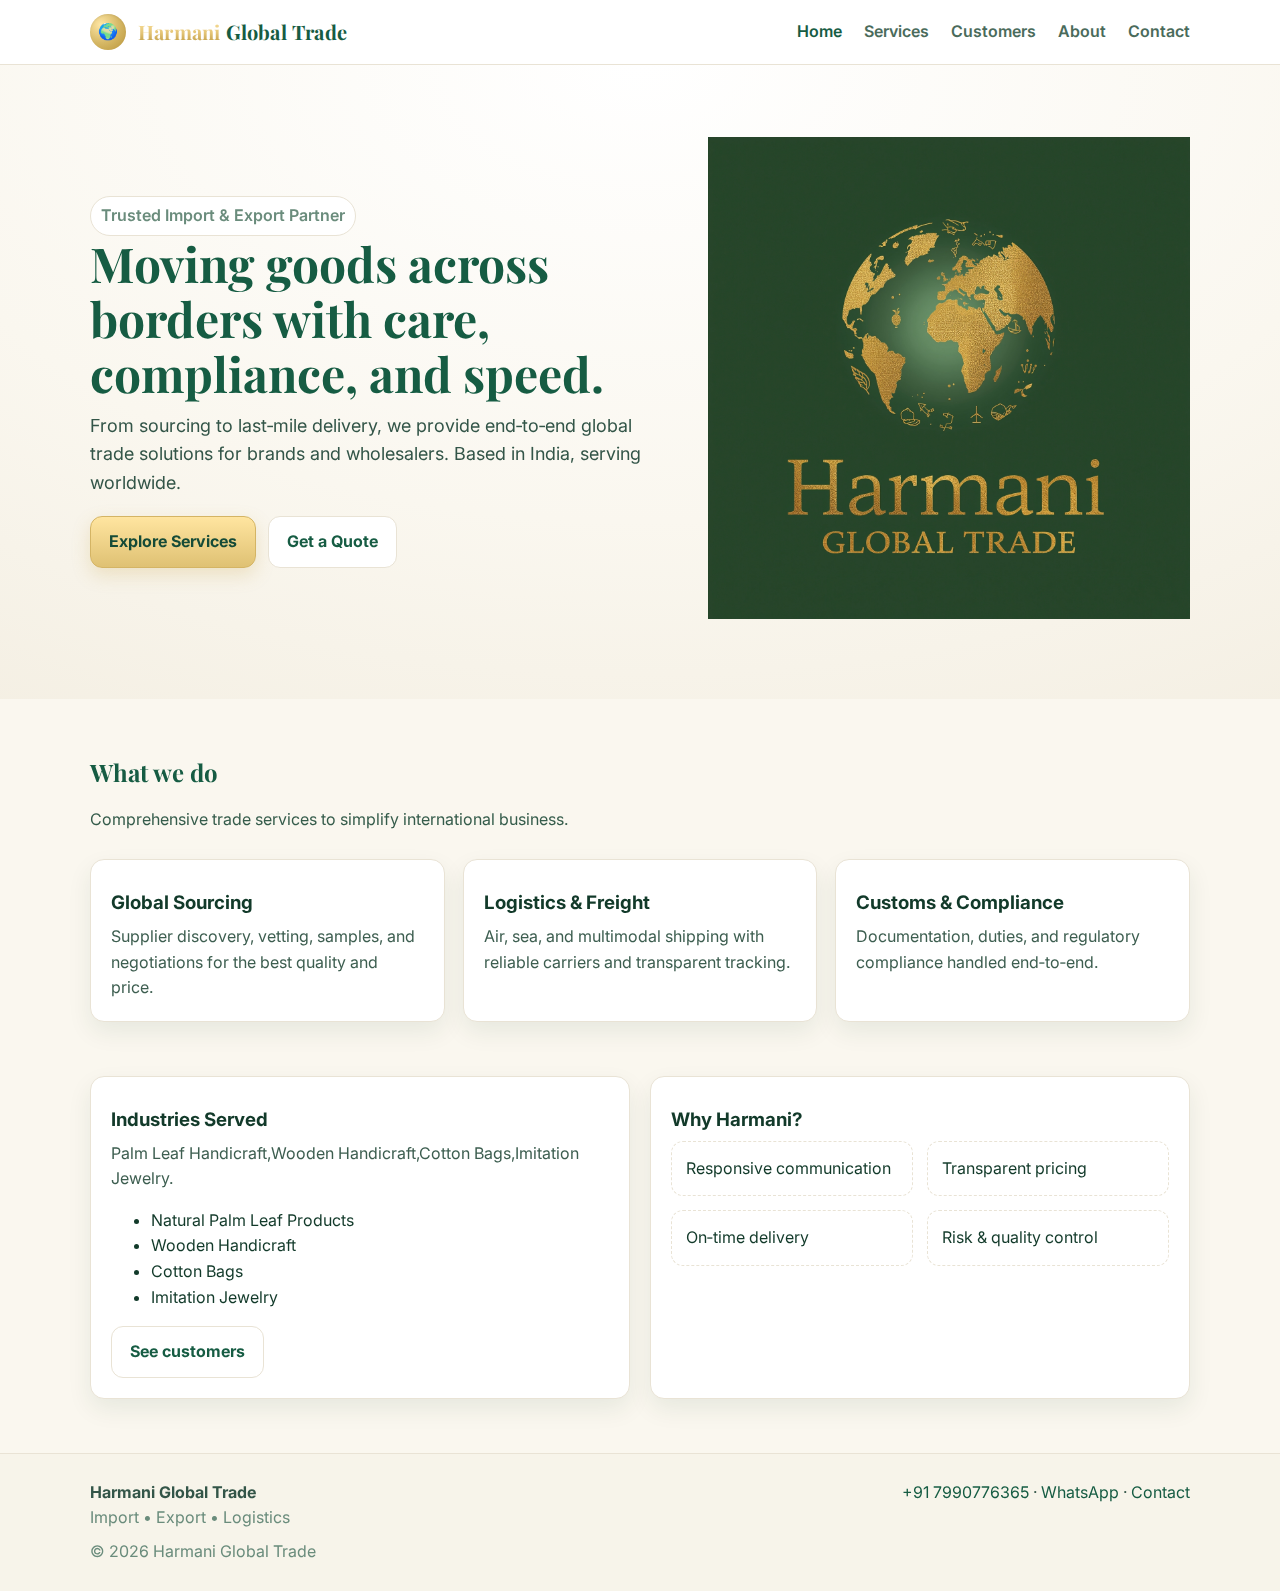
<file: index.html>
<!doctype html>
<html lang="en">
<head>
  <meta charset="utf-8" />
  <meta name="viewport" content="width=device-width, initial-scale=1" />
  <title>Harmani Global Trade — Leading Import Export Company Gujarat India | International Trade Services</title>
  <meta name="description" content="Harmani Global Trade: Gujarat's trusted export company since 2025. Premium Indian products sourcing, customs clearance, logistics & end-to-end import/export services. Contact +91 7990776365" />
  <meta name="keywords" content="import export company Gujarat, Indian export company, global trade services, customs clearance, logistics services, sourcing services, international trade, export from India" />
  <meta name="author" content="Harmani Global Trade" />
  <meta name="robots" content="index, follow" />
  <link rel="canonical" href="https://harmaniglobaltrade.com/" />
  
  <!-- Open Graph Meta Tags -->
  <meta property="og:type" content="website" />
  <meta property="og:title" content="Harmani Global Trade — Leading Import Export Company Gujarat India" />
  <meta property="og:description" content="Gujarat's trusted export company since 2025. Premium Indian products sourcing, customs clearance, logistics & international trade services." />
  <meta property="og:url" content="https://harmaniglobaltrade.com/" />
  <meta property="og:site_name" content="Harmani Global Trade" />
  <meta property="og:image" content="https://harmaniglobaltrade.com/assets/images/harmani-logo.png" />
  <meta property="og:image:width" content="1200" />
  <meta property="og:image:height" content="630" />
  <meta property="og:locale" content="en_US" />
  
  <!-- Twitter Card Meta Tags -->
  <meta name="twitter:card" content="summary_large_image" />
  <meta name="twitter:title" content="Harmani Global Trade — Leading Import Export Company Gujarat India" />
  <meta name="twitter:description" content="Gujarat's trusted export company since 2025. Premium Indian products sourcing, customs clearance, logistics & international trade services." />
  <meta name="twitter:image" content="https://harmaniglobaltrade.com/assets/images/harmani-logo.png" />
  
  <!-- Business Information -->
  <meta name="geo.region" content="IN-GJ" />
  <meta name="geo.placename" content="Gujarat, India" />
  <meta name="geo.position" content="23.0225;72.5714" />
  <meta name="ICBM" content="23.0225, 72.5714" />
  <link rel="preconnect" href="https://fonts.googleapis.com">
  <link rel="preconnect" href="https://fonts.gstatic.com" crossorigin>
  <link href="https://fonts.googleapis.com/css2?family=Inter:wght@400;600;700&family=Playfair+Display:wght@600;700&display=swap" rel="stylesheet">
  <link rel="icon" href="assets/icons/favicon.svg" type="image/svg+xml">
  <link rel="stylesheet" href="assets/css/styles.css" />
  
  <!-- Structured Data (JSON-LD) -->
  <script type="application/ld+json">
  {
    "@context": "https://schema.org",
    "@type": "Organization",
    "name": "Harmani Global Trade",
    "alternateName": "Harmani Global Trade Company",
    "description": "Leading import-export company based in Gujarat, India, specializing in authentic Indian products with world-class quality standards and international trade services.",
    "url": "https://harmaniglobaltrade.com",
    "logo": "https://harmaniglobaltrade.com/assets/images/harmani-logo.png",
    "image": "https://harmaniglobaltrade.com/assets/images/harmani-logo.png",
    "telephone": "+91-7990776365",
    "email": "info@harmaniglobaltrade.com",
    "foundingDate": "2025",
    "address": {
      "@type": "PostalAddress",
      "addressLocality": "Gujarat",
      "addressCountry": "India",
      "addressRegion": "Gujarat"
    },
    "geo": {
      "@type": "GeoCoordinates",
      "latitude": "23.0225",
      "longitude": "72.5714"
    },
    "areaServed": {
      "@type": "Place",
      "name": "Worldwide"
    },
    "serviceType": [
      "Import Services",
      "Export Services",
      "Global Sourcing",
      "Logistics & Freight",
      "Customs & Compliance",
      "Supply Chain Management"
    ],
    "industry": "International Trade",
    "numberOfEmployees": {
      "@type": "QuantitativeValue",
      "name": "employees"
    },
    "sameAs": [
      "https://wa.me/917990776365"
    ],
    "contactPoint": {
      "@type": "ContactPoint",
      "telephone": "+91-7990776365",
      "contactType": "customer service",
      "availableLanguage": ["English", "Hindi", "Gujarati"]
    },
    "hasOfferCatalog": {
      "@type": "OfferCatalog",
      "name": "Import Export Services",
      "itemListElement": [
        {
          "@type": "Offer",
          "itemOffered": {
            "@type": "Service",
            "name": "Global Sourcing",
            "description": "Supplier discovery, vetting, samples, and negotiations for the best quality and price."
          }
        },
        {
          "@type": "Offer",
          "itemOffered": {
            "@type": "Service",
            "name": "Logistics & Freight",
            "description": "Air, sea, and multimodal shipping with reliable carriers and transparent tracking."
          }
        },
        {
          "@type": "Offer",
          "itemOffered": {
            "@type": "Service",
            "name": "Customs & Compliance",
            "description": "Documentation, duties, and regulatory compliance handled end-to-end."
          }
        }
      ]
    }
  }
  </script>
  
  <!-- Google tag (gtag.js) -->
  <script async src="https://www.googletagmanager.com/gtag/js?id=G-LKSYY5J44F"></script>
  <script>
    window.dataLayer = window.dataLayer || [];
    function gtag(){dataLayer.push(arguments);}
    gtag('js', new Date());
  
    gtag('config', 'G-LKSYY5J44F');
  </script>
</head>
<body>
  <header class="site-header">
    <div class="container wrap">
      <a class="brand" href="index.html" aria-label="Harmani Global Trade home">
        <span class="brand-mark">🌍</span>
        <span class="brand-text"><span class="gold">Harmani</span> Global Trade</span>
      </a>
      <nav class="nav" aria-label="Main navigation">
        <button class="nav-toggle" aria-expanded="false" aria-controls="nav-menu">Menu ▾</button>
        <ul id="nav-menu">
          <li><a href="index.html">Home</a></li>
          <li><a href="services.html">Services</a></li>
          <li><a href="customers.html">Customers</a></li>
          <li><a href="about.html">About</a></li>
          <li><a href="contact.html">Contact</a></li>
        </ul>
      </nav>
    </div>
  </header>

  <main>
    <section class="hero">
      <div class="container grid">
        <div>
          <span class="badge">Trusted Import & Export Partner</span>
          <h1>Moving goods across borders with care, compliance, and speed.</h1>
          <p>From sourcing to last‑mile delivery, we provide end‑to‑end global trade solutions for brands and wholesalers. Based in India, serving worldwide.</p>
          <div style="margin-top:18px;display:flex;gap:12px;flex-wrap:wrap">
            <a class="btn btn-primary" href="services.html">Explore Services</a>
            <a class="btn btn-outline" href="contact.html">Get a Quote</a>
          </div>
        </div>
        <div>
          <img src="assets/images/harmani-logo.png" alt="Harmani Global Trade brand globe (add your logo to assets/images/harmani-logo.png)" onerror="this.style.display='none'" />
        </div>
      </div>
    </section>

    <section class="section">
      <div class="container">
        <h2>What we do</h2>
        <p class="lead">Comprehensive trade services to simplify international business.</p>
        <div class="cards">
          <article class="card">
            <h3>Global Sourcing</h3>
            <p>Supplier discovery, vetting, samples, and negotiations for the best quality and price.</p>
          </article>
          <article class="card">
            <h3>Logistics & Freight</h3>
            <p>Air, sea, and multimodal shipping with reliable carriers and transparent tracking.</p>
          </article>
          <article class="card">
            <h3>Customs & Compliance</h3>
            <p>Documentation, duties, and regulatory compliance handled end‑to‑end.</p>
          </article>
        </div>
      </div>
    </section>

    <section class="section" style="padding-top:0">
      <div class="container grid-2">
        <div class="card">
          <h3>Industries Served</h3>
          <p class="muted">Palm Leaf Handicraft,Wooden Handicraft,Cotton Bags,Imitation Jewelry.</p>
          <ul>
            <li>Natural Palm Leaf Products</li>
            <li>Wooden Handicraft</li>
            <li>Cotton Bags</li>
            <li>Imitation Jewelry</li>
          </ul>
          <a class="btn btn-outline" href="customers.html">See customers</a>
        </div>
        <div class="card">
          <h3>Why Harmani?</h3>
          <div class="features">
            <div class="feature">Responsive communication</div>
            <div class="feature">Transparent pricing</div>
            <div class="feature">On‑time delivery</div>
            <div class="feature">Risk & quality control</div>
          </div>
        </div>
      </div>
    </section>
  </main>

  <footer class="footer">
    <div class="container">
      <div style="display:flex;justify-content:space-between;gap:18px;flex-wrap:wrap">
        <div>
          <strong>Harmani Global Trade</strong><br>
          <span class="muted">Import • Export • Logistics</span>
        </div>
        <div>
          <a href="tel:+917990776365">+91 7990776365</a> · <a href="https://wa.me/917990776365" target="_blank" rel="noopener">WhatsApp</a> · <a href="contact.html">Contact</a>
        </div>
      </div>
      <div class="muted" style="margin-top:8px">© <span id="y"></span> Harmani Global Trade</div>
    </div>
    <script>document.getElementById('y').textContent=new Date().getFullYear()</script>
  </footer>

  <script src="assets/js/main.js" defer></script>
</body>
</html>
</file>
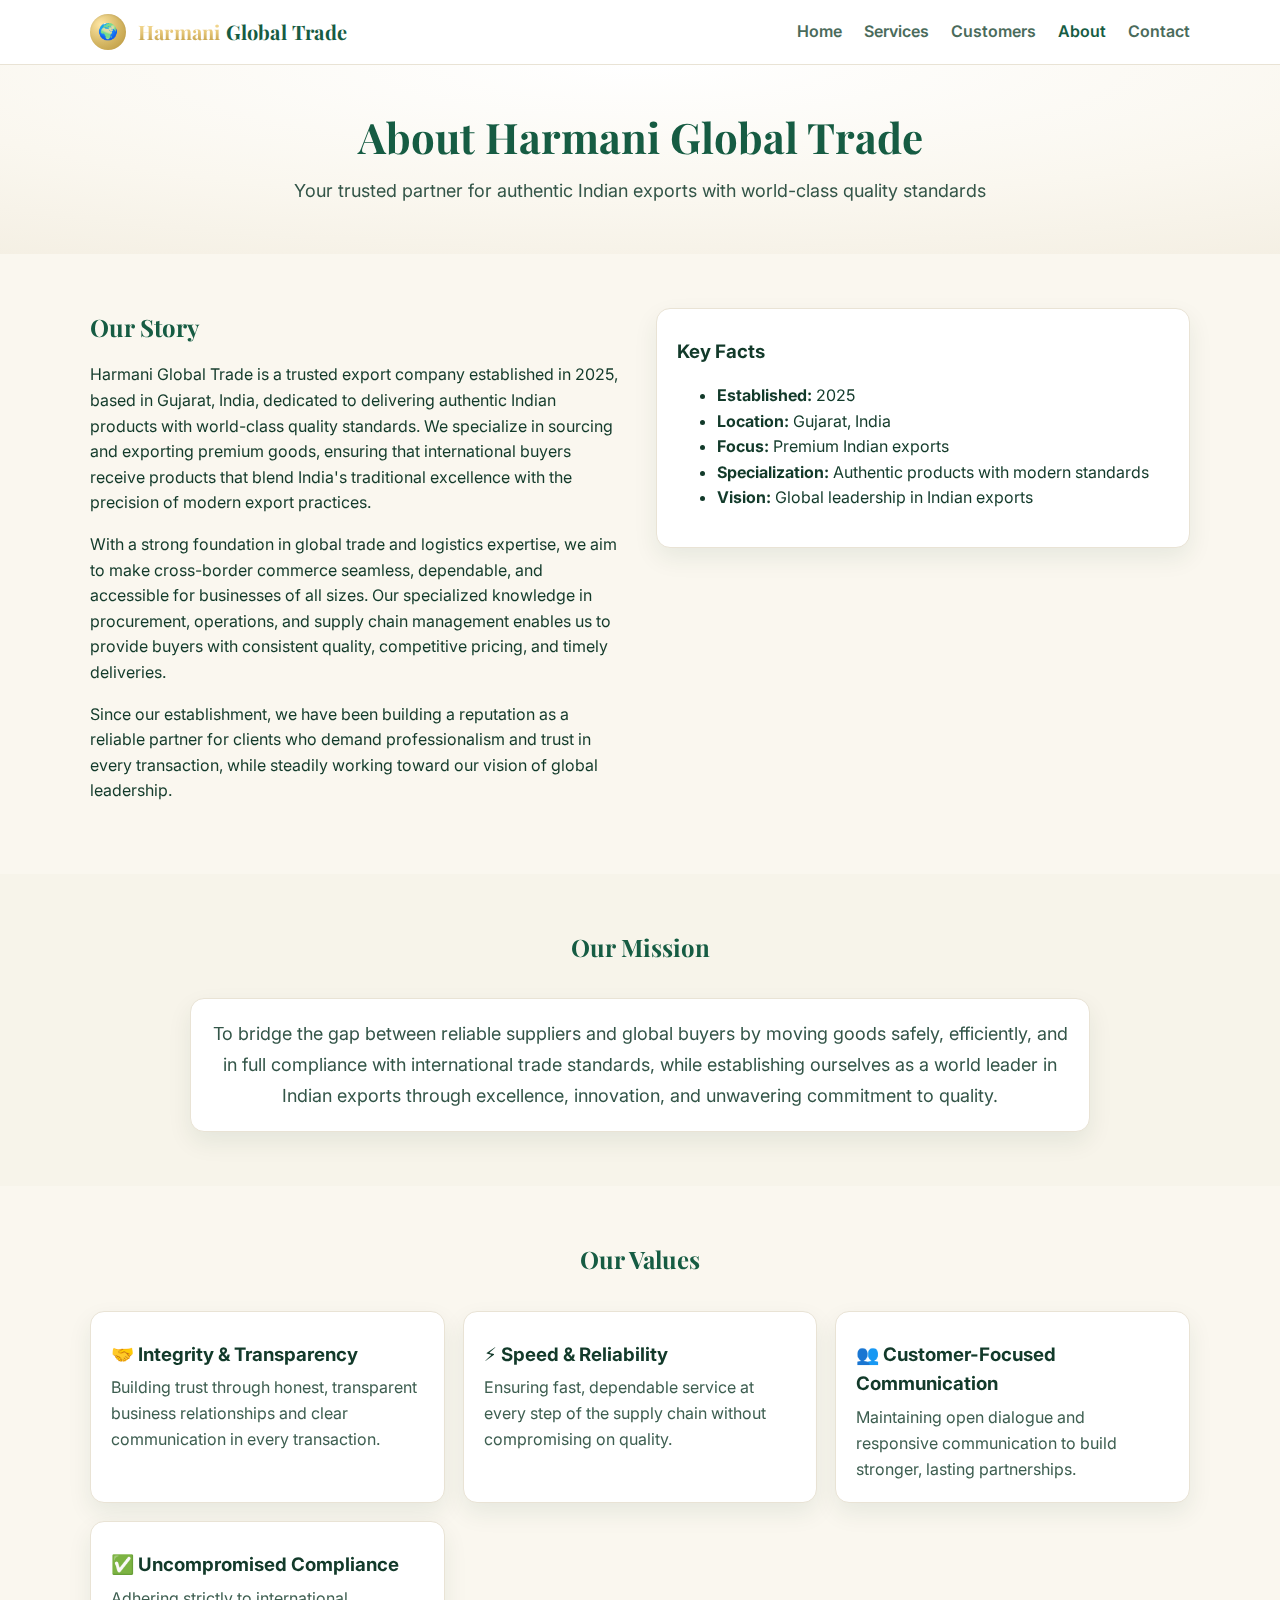
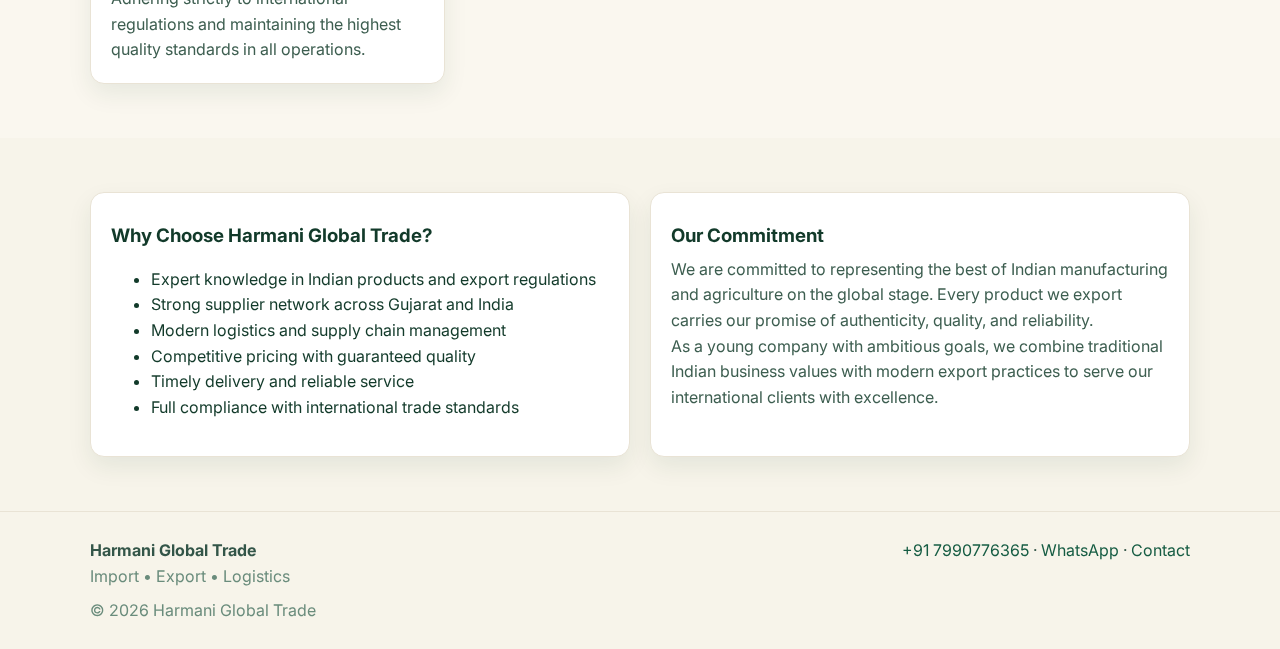
<file: about.html>
<!doctype html>
<html lang="en">
<head>
  <meta charset="utf-8" />
  <meta name="viewport" content="width=device-width, initial-scale=1" />
  <title>About Us — Harmani Global Trade | Indian Export Company</title>
  <meta name="description" content="Learn about Harmani Global Trade - a trusted Indian export company established in 2025, based in Gujarat. Our mission, values, and commitment to authentic Indian products with world-class quality standards." />
  <link rel="canonical" href="https://harmaniglobaltrade.com/about.html" />
  <link rel="preconnect" href="https://fonts.googleapis.com">
  <link rel="preconnect" href="https://fonts.gstatic.com" crossorigin>
  <link href="https://fonts.googleapis.com/css2?family=Inter:wght@400;600;700&family=Playfair+Display:wght@600;700&display=swap" rel="stylesheet">
  <link rel="icon" href="assets/icons/favicon.svg" type="image/svg+xml">
  <link rel="stylesheet" href="assets/css/styles.css" />
  
  <!-- Google tag (gtag.js) -->
  <script async src="https://www.googletagmanager.com/gtag/js?id=G-LKSYY5J44F"></script>
  <script>
    window.dataLayer = window.dataLayer || [];
    function gtag(){dataLayer.push(arguments);}
    gtag('js', new Date());
  
    gtag('config', 'G-LKSYY5J44F');
  </script>
</head>
<body>
  <header class="site-header">
    <div class="container wrap">
      <a class="brand" href="index.html"><span class="brand-mark">🌍</span><span class="brand-text"><span class="gold">Harmani</span> Global Trade</span></a>
      <nav class="nav"><button class="nav-toggle" aria-expanded="false" aria-controls="nav-menu">Menu ▾</button>
        <ul id="nav-menu">
          <li><a href="index.html">Home</a></li>
          <li><a href="services.html">Services</a></li>
          <li><a href="customers.html">Customers</a></li>
          <li><a href="about.html">About</a></li>
          <li><a href="contact.html">Contact</a></li>
        </ul>
      </nav>
    </div>
  </header>

  <main>
    <section class="hero" style="padding:48px 0;background:radial-gradient(100% 120% at 50% 0%,#ffffff 0%,#faf7ef 60%,#f4efe3 100%)">
      <div class="container">
        <h1 style="font-family:'Playfair Display',Georgia,serif;font-size:42px;line-height:1.15;margin:0 0 16px;color:var(--green);text-align:center">About Harmani Global Trade</h1>
        <p style="font-size:18px;color:#335548;text-align:center;max-width:800px;margin:0 auto">Your trusted partner for authentic Indian exports with world-class quality standards</p>
      </div>
    </section>

    <section class="section">
      <div class="container">
        <div class="grid-2" style="gap:32px;align-items:start">
          <div>
            <h2>Our Story</h2>
            <p>Harmani Global Trade is a trusted export company established in 2025, based in Gujarat, India, dedicated to delivering authentic Indian products with world-class quality standards. We specialize in sourcing and exporting premium goods, ensuring that international buyers receive products that blend India's traditional excellence with the precision of modern export practices.</p>
            
            <p>With a strong foundation in global trade and logistics expertise, we aim to make cross-border commerce seamless, dependable, and accessible for businesses of all sizes. Our specialized knowledge in procurement, operations, and supply chain management enables us to provide buyers with consistent quality, competitive pricing, and timely deliveries.</p>
            
            <p>Since our establishment, we have been building a reputation as a reliable partner for clients who demand professionalism and trust in every transaction, while steadily working toward our vision of global leadership.</p>
          </div>
          
          <div class="card">
            <h3>Key Facts</h3>
            <ul>
              <li><strong>Established:</strong> 2025</li>
              <li><strong>Location:</strong> Gujarat, India</li>
              <li><strong>Focus:</strong> Premium Indian exports</li>
              <li><strong>Specialization:</strong> Authentic products with modern standards</li>
              <li><strong>Vision:</strong> Global leadership in Indian exports</li>
            </ul>
          </div>
        </div>
      </div>
    </section>

    <section class="section" style="background:#f7f4ea">
      <div class="container">
        <h2 style="text-align:center;margin-bottom:32px">Our Mission</h2>
        <div class="card" style="max-width:900px;margin:0 auto;text-align:center">
          <p style="font-size:18px;line-height:1.7;color:#335548">To bridge the gap between reliable suppliers and global buyers by moving goods safely, efficiently, and in full compliance with international trade standards, while establishing ourselves as a world leader in Indian exports through excellence, innovation, and unwavering commitment to quality.</p>
        </div>
      </div>
    </section>

    <section class="section">
      <div class="container">
        <h2 style="text-align:center;margin-bottom:32px">Our Values</h2>
        <div class="cards">
          <div class="card">
            <h3>🤝 Integrity & Transparency</h3>
            <p>Building trust through honest, transparent business relationships and clear communication in every transaction.</p>
          </div>
          <div class="card">
            <h3>⚡ Speed & Reliability</h3>
            <p>Ensuring fast, dependable service at every step of the supply chain without compromising on quality.</p>
          </div>
          <div class="card">
            <h3>👥 Customer-Focused Communication</h3>
            <p>Maintaining open dialogue and responsive communication to build stronger, lasting partnerships.</p>
          </div>
          <div class="card">
            <h3>✅ Uncompromised Compliance</h3>
            <p>Adhering strictly to international regulations and maintaining the highest quality standards in all operations.</p>
          </div>
        </div>
      </div>
    </section>

    <section class="section" style="background:#f7f4ea">
      <div class="container">
        <div class="grid-2">
          <div class="card">
            <h3>Why Choose Harmani Global Trade?</h3>
            <ul>
              <li>Expert knowledge in Indian products and export regulations</li>
              <li>Strong supplier network across Gujarat and India</li>
              <li>Modern logistics and supply chain management</li>
              <li>Competitive pricing with guaranteed quality</li>
              <li>Timely delivery and reliable service</li>
              <li>Full compliance with international trade standards</li>
            </ul>
          </div>
          
          <div class="card">
            <h3>Our Commitment</h3>
            <p>We are committed to representing the best of Indian manufacturing and agriculture on the global stage. Every product we export carries our promise of authenticity, quality, and reliability.</p>
            <p>As a young company with ambitious goals, we combine traditional Indian business values with modern export practices to serve our international clients with excellence.</p>
          </div>
        </div>
      </div>
    </section>
  </main>

  <footer class="footer">
    <div class="container">
      <div style="display:flex;justify-content:space-between;gap:18px;flex-wrap:wrap">
        <div>
          <strong>Harmani Global Trade</strong><br>
          <span class="muted">Import • Export • Logistics</span>
        </div>
        <div>
          <a href="tel:+917990776365">+91 7990776365</a> · <a href="https://wa.me/917990776365" target="_blank" rel="noopener">WhatsApp</a> · <a href="contact.html">Contact</a>
        </div>
      </div>
      <div class="muted" style="margin-top:8px">© <span id="y"></span> Harmani Global Trade</div>
    </div>
    <script>document.getElementById('y').textContent=new Date().getFullYear()</script>
  </footer>
  <script src="assets/js/main.js" defer></script>
</body>
</html>
</file>
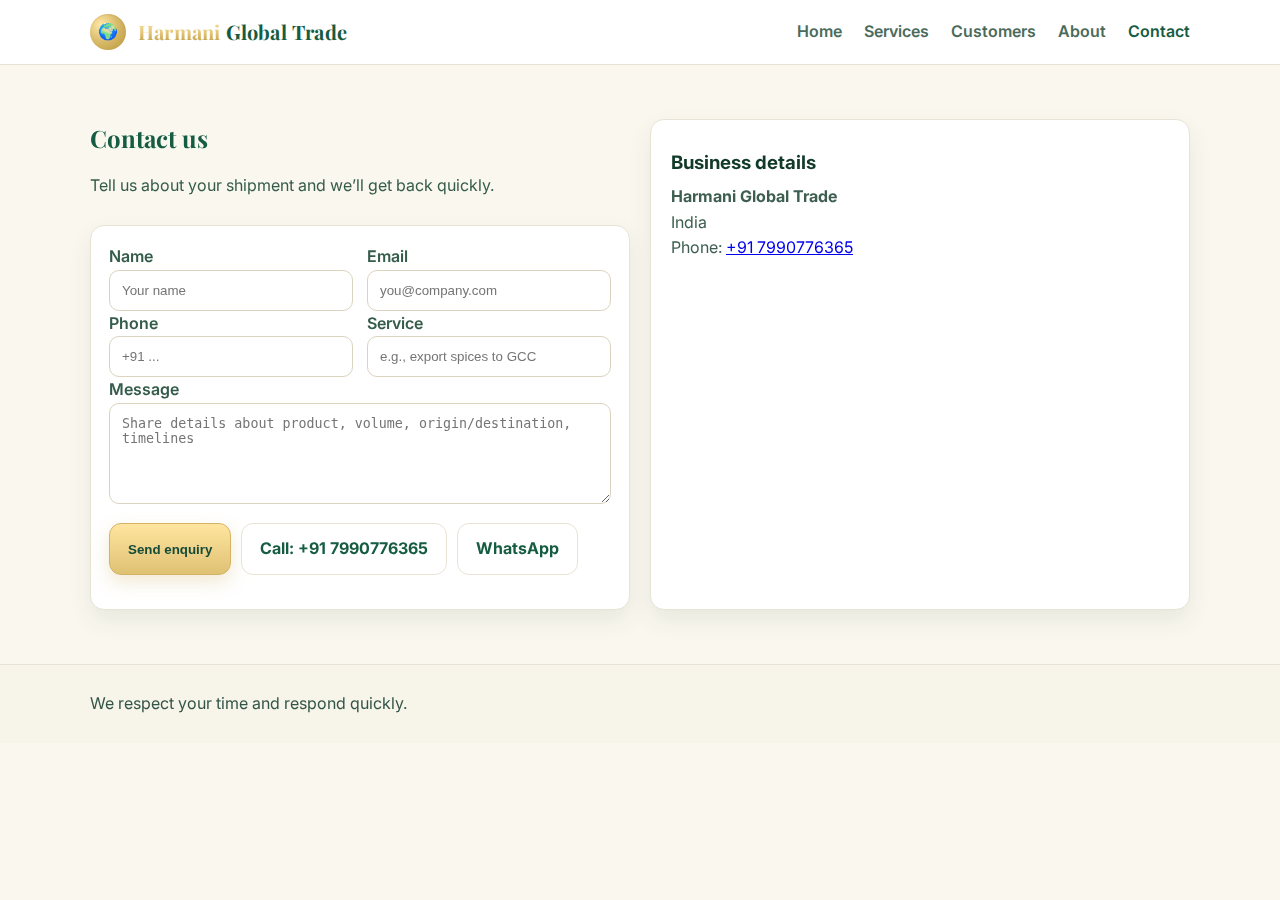
<file: contact.html>
<!doctype html>
<html lang="en">
<head>
  <meta charset="utf-8" />
  <meta name="viewport" content="width=device-width, initial-scale=1" />
  <title>Contact — Harmani Global Trade</title>
  <meta name="description" content="Contact Harmani Global Trade for import and export services." />
  <link rel="preconnect" href="https://fonts.googleapis.com">
  <link rel="preconnect" href="https://fonts.gstatic.com" crossorigin>
  <link href="https://fonts.googleapis.com/css2?family=Inter:wght@400;600;700&family=Playfair+Display:wght@600;700&display=swap" rel="stylesheet">
  <link rel="icon" href="assets/icons/favicon.svg" type="image/svg+xml">
  <link rel="stylesheet" href="assets/css/styles.css" />
</head>
<body>
  <header class="site-header">
    <div class="container wrap">
      <a class="brand" href="index.html"><span class="brand-mark">🌍</span><span class="brand-text"><span class="gold">Harmani</span> Global Trade</span></a>
      <nav class="nav"><button class="nav-toggle" aria-expanded="false" aria-controls="nav-menu">Menu ▾</button>
        <ul id="nav-menu">
          <li><a href="index.html">Home</a></li>
          <li><a href="services.html">Services</a></li>
          <li><a href="customers.html">Customers</a></li>
          <li><a href="about.html">About</a></li>
          <li><a href="contact.html">Contact</a></li>
        </ul>
      </nav>
    </div>
  </header>

  <main>
    <section class="section">
      <div class="container grid-2">
        <div>
          <h2>Contact us</h2>
          <p class="lead">Tell us about your shipment and we’ll get back quickly.</p>
          <form class="contact" data-email="erhardikmech1012@gmail.com">
            <div class="row">
              <div>
                <label for="name">Name</label>
                <input id="name" name="name" placeholder="Your name" required />
              </div>
              <div>
                <label for="email">Email</label>
                <input id="email" name="email" type="email" placeholder="you@company.com" required />
              </div>
            </div>
            <div class="row">
              <div>
                <label for="phone">Phone</label>
                <input id="phone" name="phone" placeholder="+91 ..." />
              </div>
              <div>
                <label for="service">Service</label>
                <input id="service" name="service" placeholder="e.g., export spices to GCC" />
              </div>
            </div>
            <div>
              <label for="message">Message</label>
              <textarea id="message" name="message" rows="5" placeholder="Share details about product, volume, origin/destination, timelines"></textarea>
            </div>
            <div style="margin-top:12px;display:flex;gap:10px;flex-wrap:wrap">
              <button class="btn btn-primary" type="submit">Send enquiry</button>
              <a class="btn btn-outline" href="tel:+917990776365">Call: +91 7990776365</a>
              <a class="btn btn-outline" href="https://wa.me/917990776365" target="_blank" rel="noopener">WhatsApp</a>
            </div>
            <p class="muted" style="margin-top:8px"></p>
          </form>
        </div>
        <div class="card">
          <h3>Business details</h3>
          <p><strong>Harmani Global Trade</strong><br>India</p>
          <p>Phone: <a href="tel:+917990776365">+91 7990776365</a></p>
        </div>
      </div>
    </section>
  </main>

  <footer class="footer"><div class="container">We respect your time and respond quickly.</div></footer>
  <script src="assets/js/main.js" defer></script>
</body>
</html>
</file>
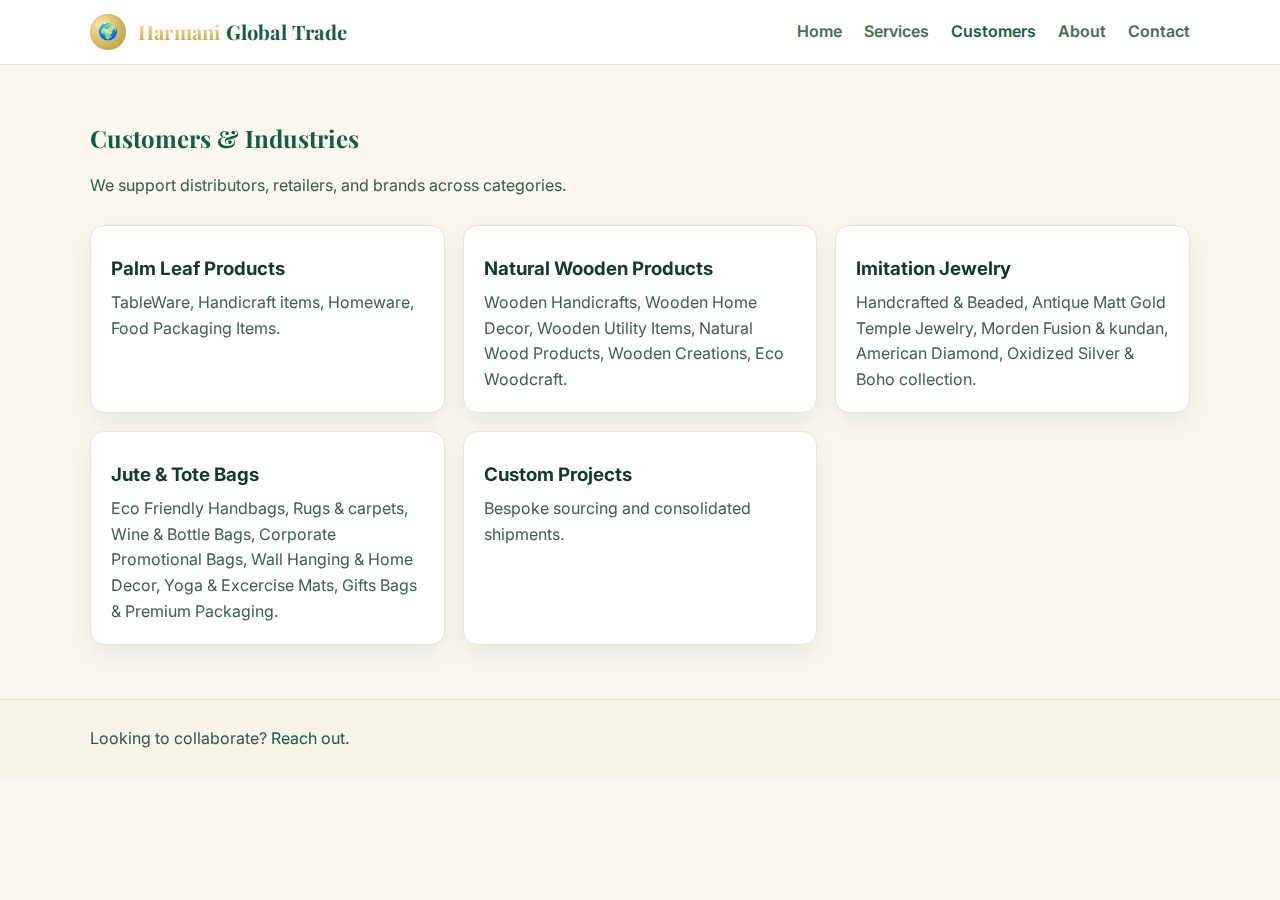
<file: customers.html>
<!doctype html>
<html lang="en">
<head>
  <meta charset="utf-8" />
  <meta name="viewport" content="width=device-width, initial-scale=1" />
  <title>Industries & Customers - Harmani Global Trade | Export Services for Agriculture, Textiles & Consumer Goods</title>
  <meta name="description" content="Harmani Global Trade serves diverse industries: Agriculture, Textiles, Consumer Goods, Industrial components. Trusted export partner for distributors, retailers & brands worldwide." />
  <meta name="keywords" content="export industries Gujarat, agriculture export India, textile export services, consumer goods export, industrial components export" />
  <link rel="canonical" href="https://harmaniglobaltrade.com/customers.html" />
  <link rel="preconnect" href="https://fonts.googleapis.com">
  <link rel="preconnect" href="https://fonts.gstatic.com" crossorigin>
  <link href="https://fonts.googleapis.com/css2?family=Inter:wght@400;600;700&family=Playfair+Display:wght@600;700&display=swap" rel="stylesheet">
  <link rel="icon" href="assets/icons/favicon.svg" type="image/svg+xml">
  <link rel="stylesheet" href="assets/css/styles.css" />
  
  <!-- Google tag (gtag.js) -->
  <script async src="https://www.googletagmanager.com/gtag/js?id=G-LKSYY5J44F"></script>
  <script>
    window.dataLayer = window.dataLayer || [];
    function gtag(){dataLayer.push(arguments);}
    gtag('js', new Date());
  
    gtag('config', 'G-LKSYY5J44F');
  </script>
</head>
<body>
  <header class="site-header">
    <div class="container wrap">
      <a class="brand" href="index.html"><span class="brand-mark">🌍</span><span class="brand-text"><span class="gold">Harmani</span> Global Trade</span></a>
      <nav class="nav"><button class="nav-toggle" aria-expanded="false" aria-controls="nav-menu">Menu ▾</button>
        <ul id="nav-menu">
          <li><a href="index.html">Home</a></li>
          <li><a href="services.html">Services</a></li>
          <li><a href="customers.html">Customers</a></li>
          <li><a href="about.html">About</a></li>
          <li><a href="contact.html">Contact</a></li>
        </ul>
      </nav>
    </div>
  </header>

  <main>
    <section class="section">
      <div class="container">
        <h2>Customers & Industries</h2>
        <p class="lead">We support distributors, retailers, and brands across categories.</p>
        <div class="cards">
          <article class="card"><h3>Palm Leaf Products</h3><p>TableWare, Handicraft items, Homeware, Food Packaging Items.</p></article>
          <article class="card"><h3>Natural Wooden Products</h3><p>Wooden Handicrafts, Wooden Home Decor, Wooden Utility Items, Natural Wood Products, Wooden Creations, Eco Woodcraft.</p></article>
          <article class="card"><h3>Imitation Jewelry</h3><p>Handcrafted & Beaded, Antique Matt Gold Temple Jewelry, Morden Fusion & kundan, American Diamond, Oxidized Silver & Boho collection.</p></article>
          <article class="card"><h3>Jute & Tote Bags</h3><p>Eco Friendly Handbags, Rugs & carpets, Wine & Bottle Bags, Corporate Promotional Bags, Wall Hanging & Home Decor, Yoga & Excercise Mats, Gifts Bags & Premium Packaging.</p></article>
          <article class="card"><h3>Custom Projects</h3><p>Bespoke sourcing and consolidated shipments.</p></article>
        </div>
      </div>
    </section>
  </main>

  <footer class="footer"><div class="container">Looking to collaborate? <a href="contact.html">Reach out</a>.</div></footer>
  <script src="assets/js/main.js" defer></script>
</body>
</html>
</file>
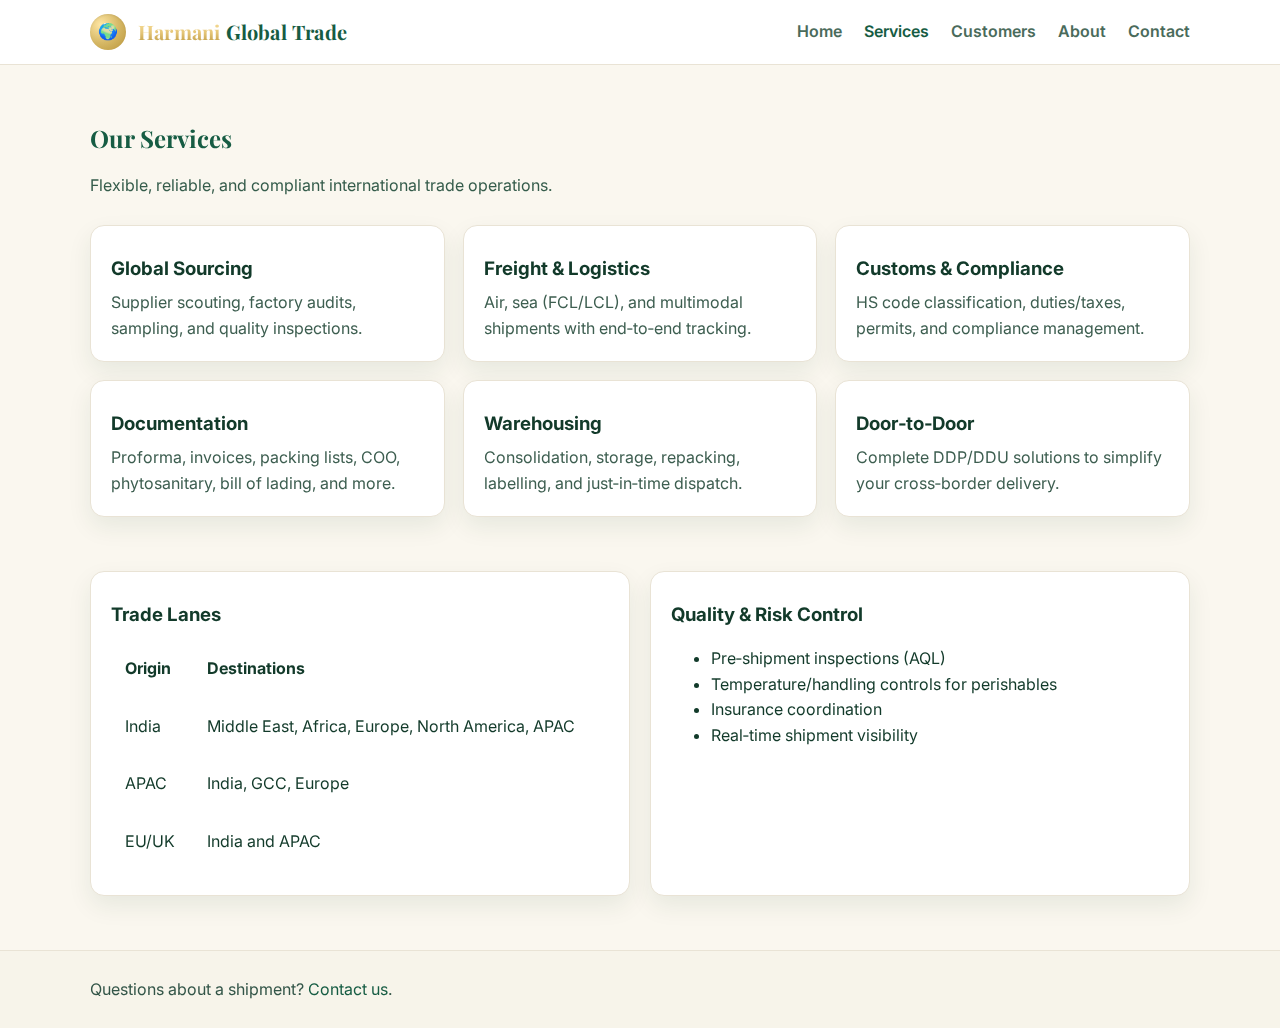
<file: services.html>
<!doctype html>
<html lang="en">
<head>
  <meta charset="utf-8" />
  <meta name="viewport" content="width=device-width, initial-scale=1" />
  <title>Import Export Services Gujarat India | Global Sourcing, Logistics & Customs Clearance - Harmani Global Trade</title>
  <meta name="description" content="Professional import-export services: Global sourcing, logistics, customs clearance, documentation, warehousing & door-to-door delivery. Serving worldwide from Gujarat, India. Contact +91 7990776365" />
  <meta name="keywords" content="import export services, global sourcing services, logistics services Gujarat, customs clearance India, freight forwarding, warehousing services, door to door delivery" />
  <link rel="canonical" href="https://harmaniglobaltrade.com/services.html" />
  <link rel="preconnect" href="https://fonts.googleapis.com">
  <link rel="preconnect" href="https://fonts.gstatic.com" crossorigin>
  <link href="https://fonts.googleapis.com/css2?family=Inter:wght@400;600;700&family=Playfair+Display:wght@600;700&display=swap" rel="stylesheet">
  <link rel="icon" href="assets/icons/favicon.svg" type="image/svg+xml">
  <link rel="stylesheet" href="assets/css/styles.css" />
  
  <!-- Google tag (gtag.js) -->
  <script async src="https://www.googletagmanager.com/gtag/js?id=G-LKSYY5J44F"></script>
  <script>
    window.dataLayer = window.dataLayer || [];
    function gtag(){dataLayer.push(arguments);}
    gtag('js', new Date());
  
    gtag('config', 'G-LKSYY5J44F');
  </script>
</head>
<body>
  <header class="site-header">
    <div class="container wrap">
      <a class="brand" href="index.html"><span class="brand-mark">🌍</span><span class="brand-text"><span class="gold">Harmani</span> Global Trade</span></a>
      <nav class="nav"><button class="nav-toggle" aria-expanded="false" aria-controls="nav-menu">Menu ▾</button>
        <ul id="nav-menu">
          <li><a href="index.html">Home</a></li>
          <li><a href="services.html">Services</a></li>
          <li><a href="customers.html">Customers</a></li>
          <li><a href="about.html">About</a></li>
          <li><a href="contact.html">Contact</a></li>
        </ul>
      </nav>
    </div>
  </header>

  <main>
    <section class="section">
      <div class="container">
        <h2>Our Services</h2>
        <p class="lead">Flexible, reliable, and compliant international trade operations.</p>
        <div class="cards">
          <article class="card">
            <h3>Global Sourcing</h3>
            <p>Supplier scouting, factory audits, sampling, and quality inspections.</p>
          </article>
          <article class="card">
            <h3>Freight & Logistics</h3>
            <p>Air, sea (FCL/LCL), and multimodal shipments with end‑to‑end tracking.</p>
          </article>
          <article class="card">
            <h3>Customs & Compliance</h3>
            <p>HS code classification, duties/taxes, permits, and compliance management.</p>
          </article>
          <article class="card">
            <h3>Documentation</h3>
            <p>Proforma, invoices, packing lists, COO, phytosanitary, bill of lading, and more.</p>
          </article>
          <article class="card">
            <h3>Warehousing</h3>
            <p>Consolidation, storage, repacking, labelling, and just‑in‑time dispatch.</p>
          </article>
          <article class="card">
            <h3>Door‑to‑Door</h3>
            <p>Complete DDP/DDU solutions to simplify your cross‑border delivery.</p>
          </article>
        </div>
      </div>
    </section>

    <section class="section" style="padding-top:0">
      <div class="container grid-2">
        <div class="card">
          <h3>Trade Lanes</h3>
          <table class="table">
            <thead><tr><th>Origin</th><th>Destinations</th></tr></thead>
            <tbody>
              <tr><td>India</td><td>Middle East, Africa, Europe, North America, APAC</td></tr>
              <tr><td>APAC</td><td>India, GCC, Europe</td></tr>
              <tr><td>EU/UK</td><td>India and APAC</td></tr>
            </tbody>
          </table>
        </div>
        <div class="card">
          <h3>Quality & Risk Control</h3>
          <ul>
            <li>Pre‑shipment inspections (AQL)</li>
            <li>Temperature/handling controls for perishables</li>
            <li>Insurance coordination</li>
            <li>Real‑time shipment visibility</li>
          </ul>
        </div>
      </div>
    </section>
  </main>

  <footer class="footer">
    <div class="container">Questions about a shipment? <a href="contact.html">Contact us</a>.</div>
  </footer>
  <script src="assets/js/main.js" defer></script>
</body>
</html>
</file>
<file: assets/css/styles.css>
:root{--bg:#faf7ef;--text:#123a2a;--muted:#4a6b5b;--green:#165c43;--gold:#caa64a;--gold-deep:#9a7b2f;--card:#ffffff;--border:#e9e3d5;--shadow:0 10px 25px rgba(18,58,42,.08);--radius:14px;}
*{box-sizing:border-box}html{scroll-behavior:smooth}html,body{margin:0;padding:0}
body{font-family:Inter,system-ui,-apple-system,Segoe UI,Roboto,Arial,sans-serif;background:var(--bg);color:var(--text);line-height:1.6}
img{max-width:100%;height:auto}
.container{width:min(1100px,92%);margin:0 auto}

/* Header */
.site-header{position:sticky;top:0;z-index:50;background:#fff;border-bottom:1px solid var(--border);backdrop-filter:saturate(1.2) blur(6px)}
.site-header .wrap{display:flex;align-items:center;justify-content:space-between;padding:14px 0}
.brand{display:flex;align-items:center;gap:12px;color:var(--green);text-decoration:none;font-weight:700;letter-spacing:.2px}
.brand-mark{width:36px;height:36px;border-radius:50%;display:grid;place-items:center;background:radial-gradient(100% 100% at 30% 30%,#ffe7a6 0%,#d6b866 50%,#b89438 100%);color:#164a36;box-shadow:inset 0 1px 2px rgba(0,0,0,.08)}
.brand-text{font-family:"Playfair Display",Georgia,serif;font-size:20px}

.nav-toggle{display:none}
.nav ul{display:flex;gap:22px;list-style:none;margin:0;padding:0}
.nav a{color:var(--muted);text-decoration:none;font-weight:600}
.nav a.active,.nav a:hover{color:var(--green)}

@media (max-width:820px){
  .nav-toggle{display:inline-flex;align-items:center;gap:8px;border:1px solid var(--border);background:#fff;padding:8px 12px;border-radius:10px}
  .nav ul{position:absolute;right:4%;top:62px;flex-direction:column;background:#fff;border:1px solid var(--border);box-shadow:var(--shadow);padding:14px;border-radius:12px;display:none;width:min(280px,92vw)}
  .nav.open ul{display:flex}
}

/* Hero */
.hero{padding:72px 0;background:radial-gradient(100% 120% at 50% 0%,#ffffff 0%,#faf7ef 60%,#f4efe3 100%)}
.hero .grid{display:grid;grid-template-columns:1.1fr .9fr;gap:28px;align-items:center}
.hero h1{font-family:"Playfair Display",Georgia,serif;font-size:48px;line-height:1.15;margin:0;color:var(--green)}
.hero p{font-size:18px;color:#335548;margin-top:10px}
.badge{display:inline-block;background:#fff;border:1px solid var(--border);padding:6px 10px;border-radius:999px;color:#6a8c7c;font-weight:600}

@media (max-width:880px){.hero .grid{grid-template-columns:1fr}.hero h1{font-size:38px}}

/* Buttons */
.btn{display:inline-flex;align-items:center;gap:10px;padding:12px 18px;border-radius:12px;font-weight:700;text-decoration:none;border:1px solid transparent}
.btn-primary{background:linear-gradient(180deg,#ffe5a0,#dfc173);color:#154b37;border-color:#d4b464;box-shadow:0 7px 18px rgba(202,166,74,.25)}
.btn-outline{background:#fff;color:var(--green);border-color:var(--border)}
.btn:hover{transform:translateY(-1px)}

.section{padding:54px 0}
.section h2{font-family:"Playfair Display",Georgia,serif;color:var(--green);margin:0 0 16px}
.section .lead{color:#355c4b;margin:0 0 26px}

.cards{display:grid;grid-template-columns:repeat(3,1fr);gap:18px}
.card{background:var(--card);border:1px solid var(--border);border-radius:var(--radius);padding:20px;box-shadow:var(--shadow)}
.card h3{margin:8px 0 6px;color:var(--text)}
.card p{margin:0;color:#3d5e50}
@media (max-width:900px){.cards{grid-template-columns:1fr 1fr}}@media (max-width:640px){.cards{grid-template-columns:1fr}}

/* Lists and tables */
.features{display:grid;grid-template-columns:1fr 1fr;gap:14px}
.feature{background:#fff;border:1px dashed var(--border);padding:14px;border-radius:12px}
@media (max-width:760px){.features{grid-template-columns:1fr}}
.table{width:100%;border-collapse:separate;border-spacing:0 8px}
.table th,.table td{padding:12px 14px;text-align:left}
.table tr{background:#fff;border:1px solid var(--border)}

/* Footer */
.footer{background:#f7f4ea;border-top:1px solid var(--border);padding:26px 0;color:#335548}
.footer a{color:var(--green);text-decoration:none}

/* Utilities */
.muted{color:#6a8c7c}
.grid-2{display:grid;grid-template-columns:1fr 1fr;gap:20px}
@media (max-width:860px){.grid-2{grid-template-columns:1fr}}

/* Contact form */
form.contact{background:#fff;border:1px solid var(--border);padding:18px;border-radius:14px;box-shadow:var(--shadow)}
input,textarea{width:100%;padding:12px 12px;border-radius:10px;border:1px solid #dcd3bf;background:#fff}
label{font-weight:600;color:#355c4b}
.row{display:grid;grid-template-columns:1fr 1fr;gap:14px}
@media (max-width:720px){.row{grid-template-columns:1fr}}

/* Gold text effect for brand headings */
.gold{background:linear-gradient(180deg,#ffe6a3 0%,#e4c577 55%,#b9953b 100%);-webkit-background-clip:text;background-clip:text;color:transparent}
</file>
